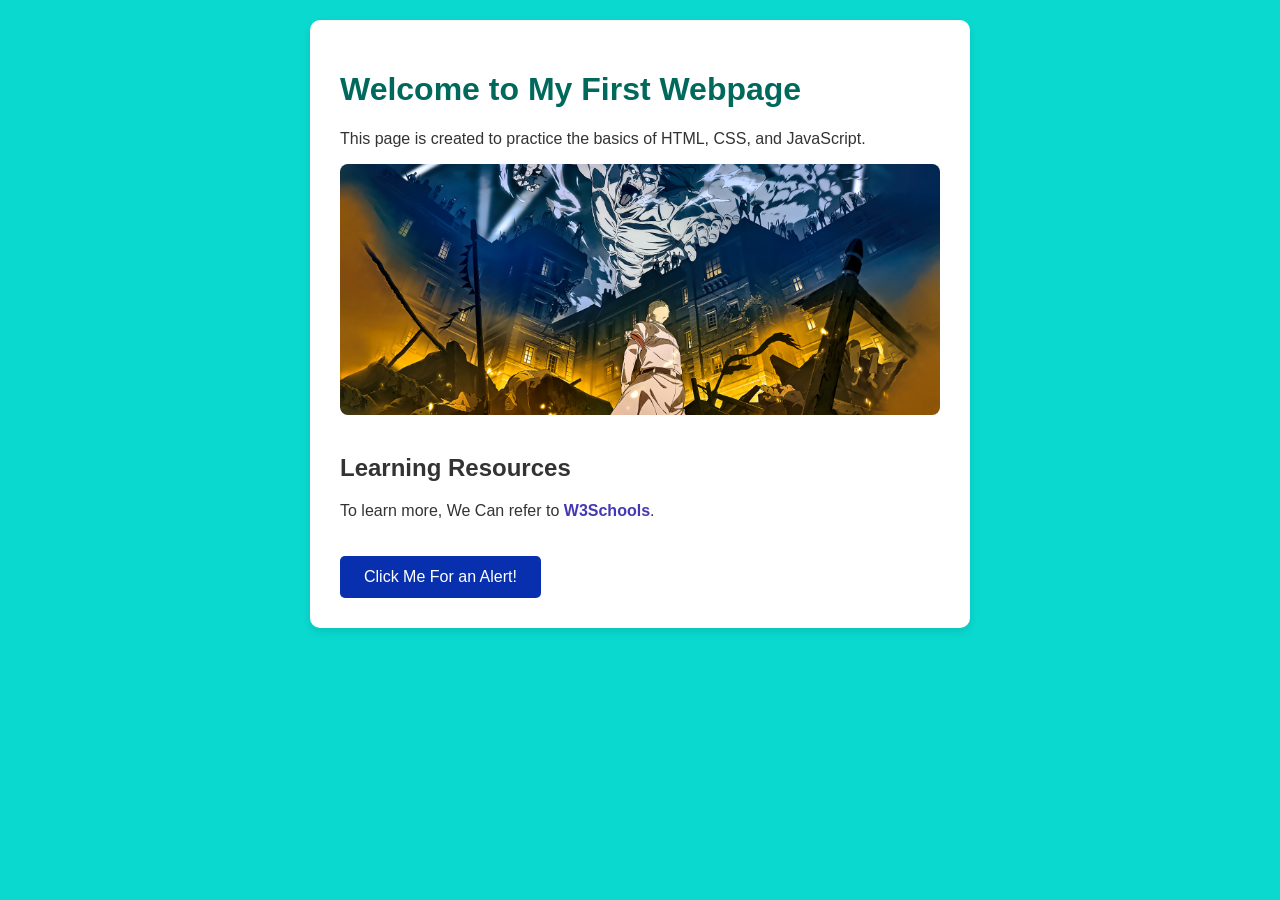
<file: Task1/index.html>
<!DOCTYPE html>
<html lang="en">
<head>
    <meta charset="UTF-8">
    <meta name="viewport" content="width=device-width, initial-scale=1.0">
    <title>My First Webpage</title>
    <link rel="stylesheet" href="style.css">
</head>
<body>

    <div class="container">
        <h1>Welcome to My First Webpage</h1>
        <p>This page is  created to practice the basics of HTML, CSS, and JavaScript.</p>

        <img src="/images/aot_1.jpg" alt="A beautiful placeholder landscape">

        <h2>Learning Resources</h2>
        <p>To learn more, We Can refer to <a href="https://www.w3schools.com/" target="_blank">W3Schools</a>.</p>

        <button id="myButton">Click Me For an Alert!</button>
    </div>

    <script src="script.js"></script>
</body>
</html>
</file>
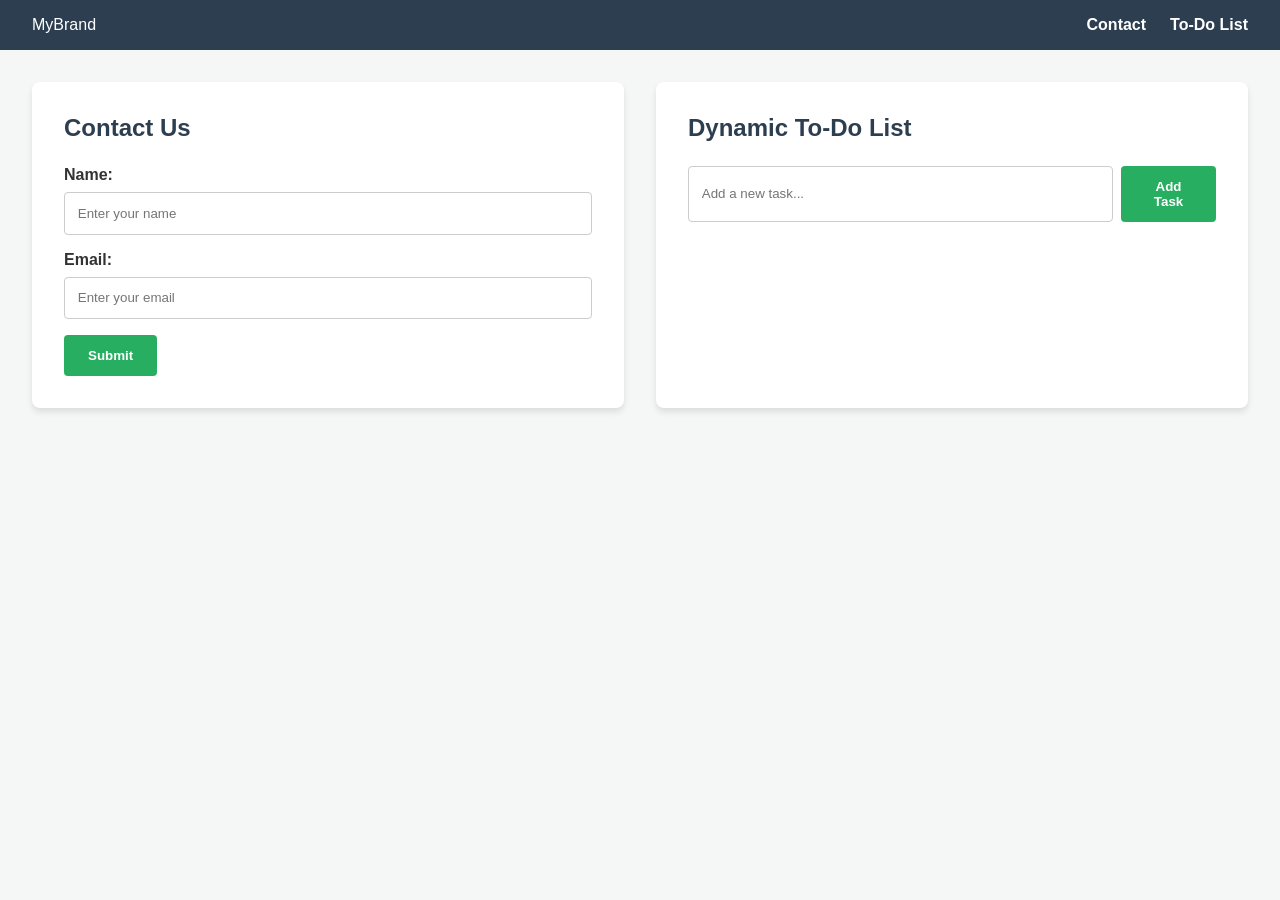
<file: Task2/index.html>
<!DOCTYPE html>
<html lang="en">
<head>
    <meta charset="UTF-8">
    <meta name="viewport" content="width=device-width, initial-scale=1.0">
    <title>Task 2: Intermediate Web Dev</title>
    <link rel="stylesheet" href="style.css">
</head>
<body>

    <nav class="navbar">
        <div class="logo">MyBrand</div>
        <ul class="nav-links">
            <li><a href="#contact">Contact</a></li>
            <li><a href="#todo">To-Do List</a></li>
        </ul>
    </nav>

    
    <main class="grid-container">
        
        <section id="contact" class="card">
            <h2>Contact Us</h2>
            <form id="contactForm">
                <div class="form-group">
                    <label for="name">Name:</label>
                    <input type="text" id="name" placeholder="Enter your name">
                    <span class="error" id="nameError"></span>
                </div>
                <div class="form-group">
                    <label for="email">Email:</label>
                    <input type="text" id="email" placeholder="Enter your email">
                    <span class="error" id="emailError"></span>
                </div>
                <button type="submit">Submit</button>
                <p id="successMessage" class="success hidden">Form submitted successfully!</p>
            </form>
        </section>

        <section id="todo" class="card">
            <h2>Dynamic To-Do List</h2>
            <div class="todo-input-area">
                <input type="text" id="taskInput" placeholder="Add a new task...">
                <button id="addTaskBtn">Add Task</button>
            </div>
            
            <ul id="taskList"></ul>
        </section>

    </main>

    <script src="script.js"></script>
</body>
</html>
</file>
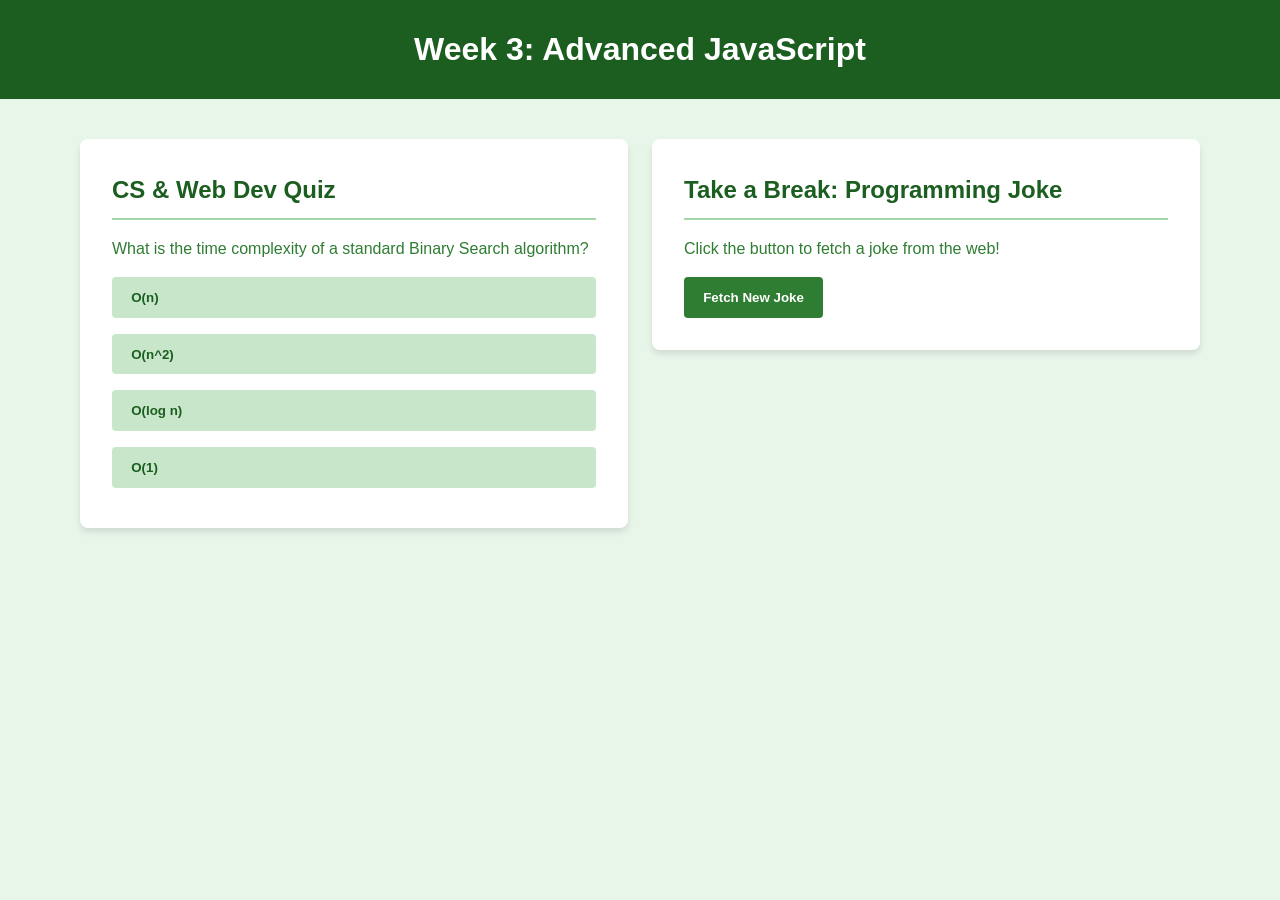
<file: Task3/index.html>
<!DOCTYPE html>
<html lang="en">
<head>
    <meta charset="UTF-8">
    <meta name="viewport" content="width=device-width, initial-scale=1.0">
    <title>Task 3: Advanced JS & Styling</title>
    <link rel="stylesheet" href="style.css">
</head>
<body>
    <header>
        <h1>Week 3: Advanced JavaScript</h1>
    </header>

    <main class="container">
        
        <section class="card" id="quiz-section">
            <h2>CS & Web Dev Quiz</h2>
            <div id="quiz-container">
                <p id="question-text">Loading question...</p>
                <div id="options-container">
                    </div>
            </div>
            <p id="quiz-result" class="hidden"></p>
            <button id="next-btn" class="hidden">Next Question</button>
        </section>

        <section class="card" id="api-section">
            <h2>Take a Break: Programming Joke</h2>
            <div id="joke-container">
                <p id="joke-setup">Click the button to fetch a joke from the web!</p>
                <p id="joke-punchline" class="hidden"></p>
            </div>
            <button id="fetch-joke-btn">Fetch New Joke</button>
        </section>

    </main>

    <script src="script.js"></script>
</body>
</html>
</file>
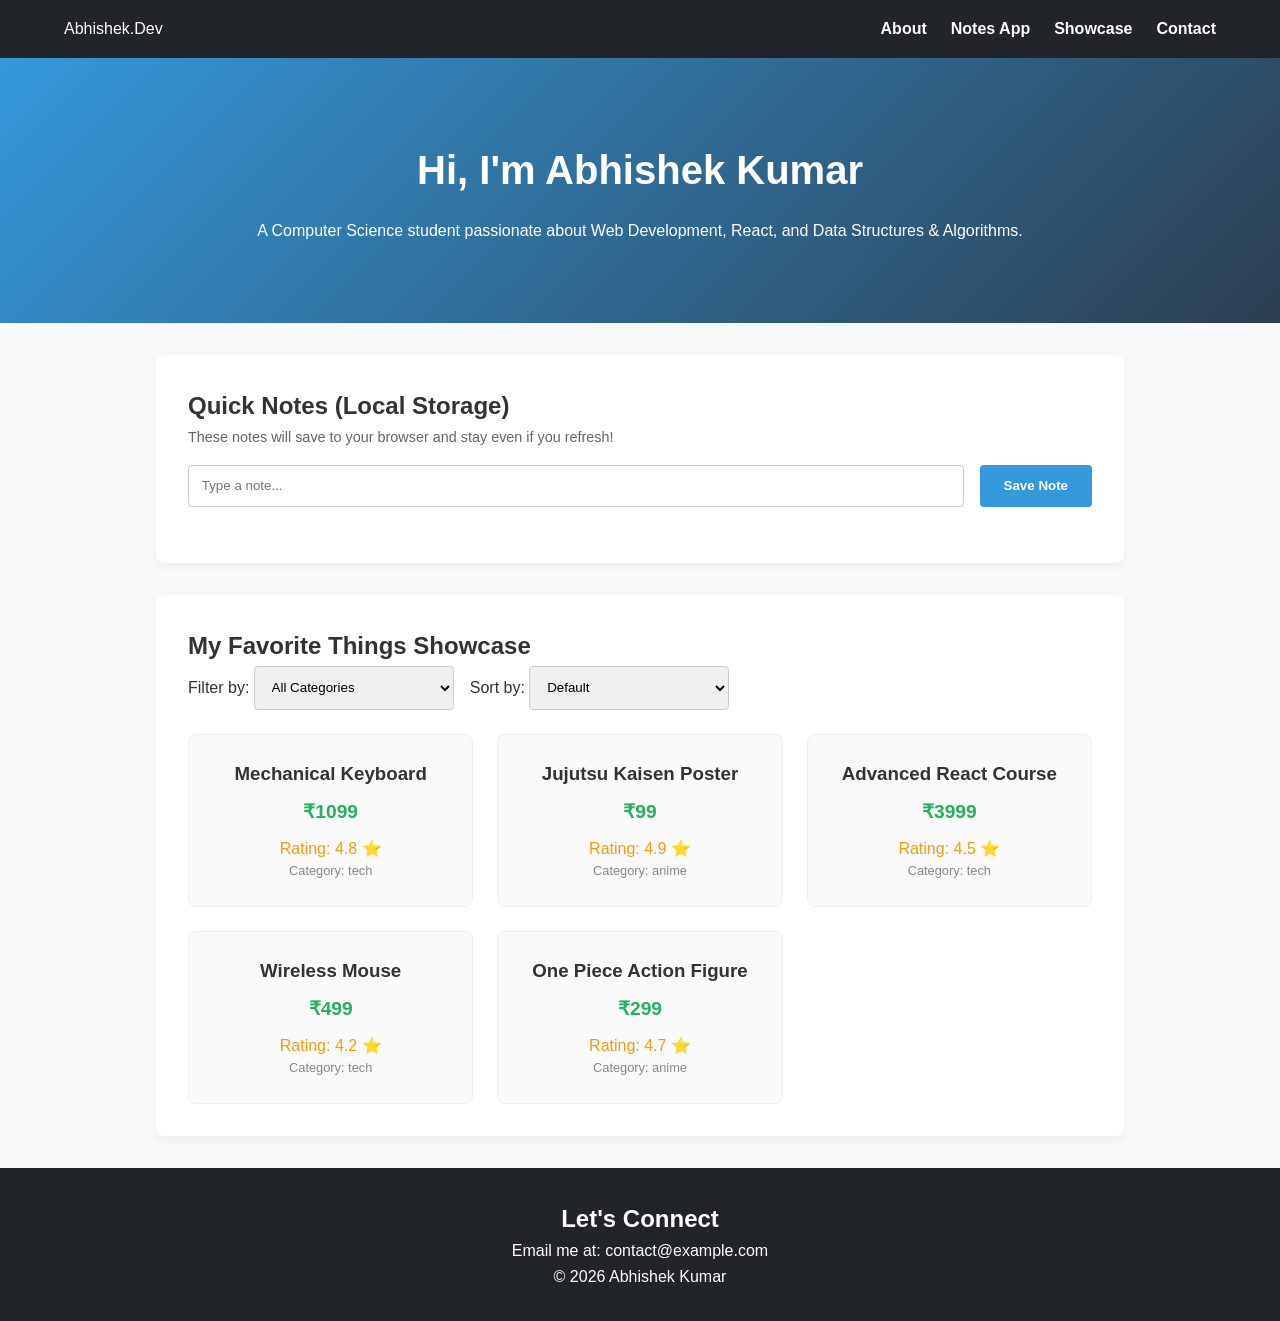
<file: Task4/index.html>
<!DOCTYPE html>
<html lang="en">
<head>
    <meta charset="UTF-8">
    <meta name="viewport" content="width=device-width, initial-scale=1.0">
    <title>Abhishek's Portfolio & Projects</title>
    <link rel="stylesheet" href="style.css">
</head>
<body>

    <nav class="navbar">
        <div class="logo">Abhishek.Dev</div>
        <ul class="nav-links">
            <li><a href="#about">About</a></li>
            <li><a href="#notes-section">Notes App</a></li>
            <li><a href="#store-section">Showcase</a></li>
            <li><a href="#contact">Contact</a></li>
        </ul>
    </nav>

    <header id="about" class="hero-section">
        <h1>Hi, I'm Abhishek Kumar</h1>
        <p>A Computer Science student passionate about Web Development, React, and Data Structures & Algorithms.</p>
    </header>

    <main class="container">
        
        <section id="notes-section" class="card">
            <h2>Quick Notes (Local Storage)</h2>
            <p class="subtitle">These notes will save to your browser and stay even if you refresh!</p>
            
            <div class="input-group">
                <input type="text" id="noteInput" placeholder="Type a note...">
                <button id="addNoteBtn">Save Note</button>
            </div>
            <ul id="notesList"></ul>
        </section>

        <section id="store-section" class="card">
            <h2>My Favorite Things Showcase</h2>
            
            <div class="controls">
                <div class="filter-group">
                    <label for="categoryFilter">Filter by:</label>
                    <select id="categoryFilter">
                        <option value="all">All Categories</option>
                        <option value="tech">Tech & Coding</option>
                        <option value="anime">Anime Merch</option>
                    </select>
                </div>
                
                <div class="sort-group">
                    <label for="sortOrder">Sort by:</label>
                    <select id="sortOrder">
                        <option value="default">Default</option>
                        <option value="price-low">Price: Low to High</option>
                        <option value="price-high">Price: High to Low</option>
                        <option value="rating">Top Rated</option>
                    </select>
                </div>
            </div>

            <div id="productGrid" class="grid-layout"></div>
        </section>

    </main>

    <footer id="contact">
        <h2>Let's Connect</h2>
        <p>Email me at: contact@example.com</p>
        <p>© 2026 Abhishek Kumar</p>
    </footer>

    <script src="script.js"></script>
</body>
</html>
</file>
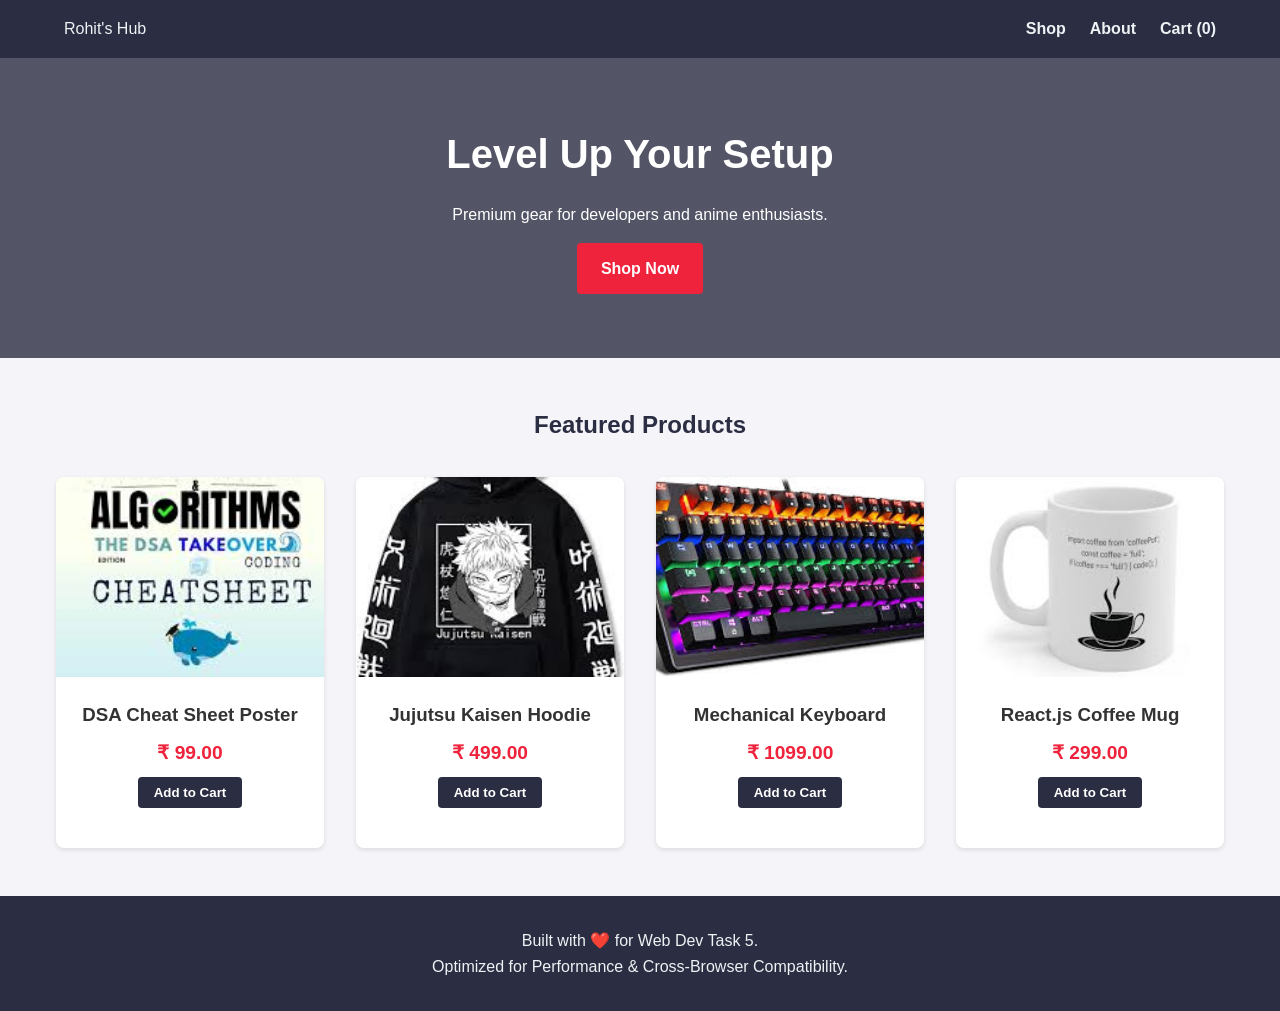
<file: Task5/index.html>
<!DOCTYPE html>
<html lang="en">
<head>
    <meta charset="UTF-8">
    <meta name="viewport" content="width=device-width, initial-scale=1.0">
    <title>Rohit's Tech & Anime Hub</title>
    <link rel="stylesheet" href="style.css">
</head>
<body>

    <header class="navbar">
        <div class="logo">Rohit's Hub</div>
        <nav>
            <ul class="nav-links">
                <li><a href="#shop">Shop</a></li>
                <li><a href="#about">About</a></li>
                <li><a href="#cart" id="cart-link">Cart (<span id="cart-count">0</span>)</a></li>
            </ul>
        </nav>
    </header>

    <section class="hero">
        <h1>Level Up Your Setup</h1>
        <p>Premium gear for developers and anime enthusiasts.</p>
        <a href="#shop" class="btn">Shop Now</a>
    </section>

    <main id="shop" class="container">
        <h2>Featured Products</h2>
        <div id="product-grid" class="grid-layout"></div>
    </main>

    <footer id="about">
        <p>Built with ❤️ for Web Dev Task 5.</p>
        <p>Optimized for Performance & Cross-Browser Compatibility.</p>
    </footer>

    <script src="script.js"></script>
</body>
</html>
</file>
<file: Task1/style.css>
/* Basic page setup: background color and font */
body {
    font-family: Arial, sans-serif;
    background-color: #0ad9cf; /* Light greenish-blue background */
    color: #333333; /* Dark gray text */
    margin: 0;
    padding: 20px;
}

/* Layout adjustment: Centers the content in a neat white box */
.container {
    max-width: 600px;
    margin: 0 auto; 
    background-color: white;
    padding: 30px;
    border-radius: 10px;
    box-shadow: 0 4px 8px rgba(0,0,0,0.1);
}

/* Heading color */
h1 {
    color: #00695c; /* Dark teal */
}

/* Image styling so it doesn't overflow the box */
img {
    max-width: 100%;
    border-radius: 8px;
    margin-bottom: 15px;
}

/* Link styling */
a {
    color: #1808a3cd;
    text-decoration: none;
    font-weight: bold;
}

a:hover {
    text-decoration: underline;
}

/* Button styling: colors, spacing, and hover effects */
button {
    background-color: #082fae;
    color: white;
    border: none;
    padding: 12px 24px;
    font-size: 16px;
    border-radius: 5px;
    cursor: pointer;
    margin-top: 20px;
}

button:hover {
    background-color: #00695c;
}
</file>
<file: Task2/style.css>
/* Basic Reset */
* {
    box-sizing: border-box;
    margin: 0;
    padding: 0;
}

body {
    font-family: Arial, sans-serif;
    background-color: #f4f7f6;
    color: #333;
}

/* --- STEP 3: FLEXBOX NAVIGATION --- */
.navbar {
    display: flex; /* Makes the navbar a flex container */
    justify-content: space-between; /* Pushes logo to left, links to right */
    align-items: center; /* Vertically centers the items */
    background-color: #2c3e50;
    color: white;
    padding: 1rem 2rem;
}

.nav-links {
    display: flex;
    list-style: none;
    gap: 1.5rem; /* Spaces out the links */
}

.nav-links a {
    color: white;
    text-decoration: none;
    font-weight: bold;
}

/* --- STEP 3: CSS GRID CONTENT AREA --- */
.grid-container {
    display: grid;
    gap: 2rem;
    padding: 2rem;
    grid-template-columns: 1fr; /* Defaults to 1 column for mobile screens */
}

/* Media Query: If screen is wider than 768px, switch to 2 columns */
@media (min-width: 768px) {
    .grid-container {
        grid-template-columns: 1fr 1fr; 
    }
}

/* General Styling for both sections to look like cards */
.card {
    background: white;
    padding: 2rem;
    border-radius: 8px;
    box-shadow: 0 4px 6px rgba(0,0,0,0.1);
}

h2 {
    margin-bottom: 1.5rem;
    color: #2c3e50;
}

/* --- STEP 1: FORM STYLING --- */
.form-group {
    margin-bottom: 1rem;
}

label {
    display: block;
    margin-bottom: 0.5rem;
    font-weight: bold;
}

input[type="text"] {
    width: 100%;
    padding: 0.8rem;
    border: 1px solid #ccc;
    border-radius: 4px;
}

button {
    background-color: #27ae60;
    color: white;
    border: none;
    padding: 0.8rem 1.5rem;
    cursor: pointer;
    border-radius: 4px;
    font-weight: bold;
}

button:hover {
    background-color: #2ecc71;
}

/* Validation Text Styling */
.error {
    color: #e74c3c;
    font-size: 0.85rem;
    display: block;
    margin-top: 0.3rem;
}

.success {
    color: #27ae60;
    margin-top: 1rem;
    font-weight: bold;
}

.hidden {
    display: none;
}

/* --- STEP 4: TO-DO LIST STYLING --- */
.todo-input-area {
    display: flex;
    gap: 0.5rem;
    margin-bottom: 1.5rem;
}

#taskList {
    list-style: none;
}

.task-item {
    display: flex;
    justify-content: space-between;
    align-items: center;
    background: #ecf0f1;
    padding: 0.8rem;
    margin-bottom: 0.5rem;
    border-radius: 4px;
}

.delete-btn {
    background-color: #e74c3c;
    padding: 0.4rem 0.8rem;
}

.delete-btn:hover {
    background-color: #c0392b;
}
</file>
<file: Task3/style.css>
/* --- MOBILE FIRST BASE STYLES --- */
* {
    box-sizing: border-box;
    margin: 0;
    padding: 0;
}

body {
    font-family: 'Segoe UI', Tahoma, Geneva, Verdana, sans-serif;
    background-color: #e8f5e9; /* Light green background */
    color: #2e7d32;
    line-height: 1.6;
}

header {
    background-color: #1b5e20; /* Dark green */
    color: white;
    text-align: center;
    padding: 1.5rem;
}

/* Stacks items vertically on phones */
.container {
    padding: 1.5rem;
    display: flex;
    flex-direction: column; 
    gap: 1.5rem;
}

.card {
    background: white;
    padding: 2rem;
    border-radius: 8px;
    box-shadow: 0 4px 6px rgba(0,0,0,0.1);
}

h2 {
    margin-bottom: 1rem;
    color: #1b5e20;
    border-bottom: 2px solid #a5d6a7;
    padding-bottom: 0.5rem;
}

button {
    background-color: #2e7d32;
    color: white;
    border: none;
    padding: 0.8rem 1.2rem;
    cursor: pointer;
    border-radius: 4px;
    font-weight: bold;
    margin-top: 1rem;
    width: 100%; /* Full width buttons on mobile */
    transition: background-color 0.3s;
}

button:hover {
    background-color: #1b5e20;
}

.hidden {
    display: none;
}

/* Specific styling for quiz answer buttons */
.option-btn {
    display: block;
    width: 100%;
    margin-bottom: 0.5rem;
    background-color: #c8e6c9;
    color: #1b5e20;
    text-align: left;
}

.option-btn:hover {
    background-color: #a5d6a7;
}

#joke-punchline {
    margin-top: 1rem;
    font-weight: bold;
    color: #d32f2f; /* Make punchline stand out */
}

/* --- STEP 1: MEDIA QUERIES FOR LARGER SCREENS --- */

/* Tablet View (Screens 600px and wider) */
@media (min-width: 600px) {
    .container {
        padding: 2.5rem;
    }
    button {
        width: auto; /* Buttons shrink to fit their text */
    }
}

/* Desktop View (Screens 900px and wider) */
@media (min-width: 900px) {
    .container {
        flex-direction: row; /* Changes from stacked vertical to side-by-side! */
        align-items: flex-start;
        max-width: 1200px;
        margin: 0 auto; /* Centers the whole container */
    }
    .card {
        flex: 1; /* Both cards take up equal 50% width */
    }
}
</file>
<file: Task4/style.css>
/* Base Styles */
* {
    margin: 0;
    padding: 0;
    box-sizing: border-box;
    font-family: 'Segoe UI', Tahoma, Geneva, Verdana, sans-serif;
}

body {
    background-color: #f8f9fa;
    color: #333;
    line-height: 1.6;
}

/* Navbar */
.navbar {
    display: flex;
    justify-content: space-between;
    align-items: center;
    background-color: #212529;
    color: white;
    padding: 1rem 5%;
    position: sticky;
    top: 0;
    z-index: 100;
}

.nav-links {
    display: flex;
    list-style: none;
    gap: 1.5rem;
}

.nav-links a {
    color: white;
    text-decoration: none;
    font-weight: bold;
    transition: color 0.3s;
}

.nav-links a:hover {
    color: #3498db;
}

/* Hero / About Section */
.hero-section {
    background: linear-gradient(135deg, #3498db, #2c3e50);
    color: white;
    text-align: center;
    padding: 5rem 2rem;
}

.hero-section h1 {
    font-size: 2.5rem;
    margin-bottom: 1rem;
}

/* Main Container */
.container {
    max-width: 1000px;
    margin: 2rem auto;
    padding: 0 1rem;
    display: flex;
    flex-direction: column;
    gap: 2rem;
}

.card {
    background: white;
    padding: 2rem;
    border-radius: 8px;
    box-shadow: 0 4px 8px rgba(0,0,0,0.05);
}

.subtitle {
    color: #666;
    margin-bottom: 1rem;
    font-size: 0.9rem;
}

/* Inputs and Buttons */
.input-group, .controls {
    display: flex;
    gap: 1rem;
    margin-bottom: 1.5rem;
    flex-wrap: wrap;
}

input[type="text"], select {
    padding: 0.8rem;
    border: 1px solid #ccc;
    border-radius: 4px;
    flex: 1;
    min-width: 200px;
}

button {
    background-color: #3498db;
    color: white;
    border: none;
    padding: 0.8rem 1.5rem;
    border-radius: 4px;
    cursor: pointer;
    font-weight: bold;
}

button:hover {
    background-color: #2980b9;
}

/* Notes List */
#notesList {
    list-style: none;
}

#notesList li {
    background: #f1f3f5;
    padding: 1rem;
    margin-bottom: 0.5rem;
    border-radius: 4px;
    display: flex;
    justify-content: space-between;
}

.delete-btn {
    background-color: #e74c3c;
    padding: 0.3rem 0.8rem;
}

/* Product Grid */
.grid-layout {
    display: grid;
    grid-template-columns: repeat(auto-fill, minmax(250px, 1fr));
    gap: 1.5rem;
}

.product-card {
    border: 1px solid #eee;
    padding: 1.5rem;
    border-radius: 8px;
    text-align: center;
    background: #fafafa;
}

.product-price {
    font-size: 1.2rem;
    color: #27ae60;
    font-weight: bold;
    margin: 0.5rem 0;
}

.product-rating {
    color: #f39c12;
}

/* Footer */
footer {
    background-color: #212529;
    color: white;
    text-align: center;
    padding: 2rem;
    margin-top: 2rem;
}

/* Mobile Adjustments */
@media (max-width: 600px) {
    .nav-links {
        display: none; /* Hide links on very small screens for simplicity */
    }
}
</file>
<file: Task5/style.css>
/* --- Base Styles & Reset --- */
* {
    margin: 0;
    padding: 0;
    box-sizing: border-box;
}

body {
    font-family: -apple-system, BlinkMacSystemFont, "Segoe UI", Roboto, Helvetica, Arial, sans-serif;
    background-color: #f4f4f9;
    color: #333;
    line-height: 1.6;
    /* Smooth scrolling for anchor links */
    scroll-behavior: smooth; 
}

/* --- Typography & Colors --- */
:root {
    --primary-color: #2b2d42;
    --accent-color: #ef233c;
    --text-light: #edf2f4;
}

/* --- Layout Components --- */
.navbar {
    display: flex;
    justify-content: space-between;
    align-items: center;
    background-color: var(--primary-color);
    color: var(--text-light);
    padding: 1rem 5%;
    position: sticky;
    top: 0;
    z-index: 1000;
}

.nav-links {
    display: flex;
    list-style: none;
    gap: 1.5rem;
}

.nav-links a {
    color: var(--text-light);
    text-decoration: none;
    font-weight: 600;
    transition: color 0.2s ease-in-out; /* Optimized transition */
}

.nav-links a:hover {
    color: var(--accent-color);
}

.hero {
    background: linear-gradient(rgba(43, 45, 66, 0.8), rgba(43, 45, 66, 0.8)), url('https://picsum.photos/1200/400') center/cover;
    color: white;
    text-align: center;
    padding: 4rem 1rem;
}

.hero h1 {
    font-size: 2.5rem;
    margin-bottom: 1rem;
}

.btn {
    display: inline-block;
    background-color: var(--accent-color);
    color: white;
    padding: 0.8rem 1.5rem;
    text-decoration: none;
    border-radius: 4px;
    font-weight: bold;
    margin-top: 1rem;
}

.container {
    max-width: 1200px;
    margin: 3rem auto;
    padding: 0 1rem;
}

h2 {
    text-align: center;
    margin-bottom: 2rem;
    color: var(--primary-color);
}

/* --- Mobile-First Grid System --- */
.grid-layout {
    display: grid;
    /* 1 column on mobile */
    grid-template-columns: 1fr; 
    gap: 2rem;
}

/* Tablet & Desktop View */
@media (min-width: 768px) {
    .grid-layout {
        /* Automatically fits as many 250px columns as possible */
        grid-template-columns: repeat(auto-fit, minmax(250px, 1fr));
    }
}

/* --- Product Cards --- */
.product-card {
    background: white;
    border-radius: 8px;
    overflow: hidden;
    box-shadow: 0 2px 5px rgba(0,0,0,0.1);
    text-align: center;
    padding-bottom: 1.5rem;
    transition: transform 0.2s;
    /* Cross-browser webkit support for older safari */
    -webkit-transition: transform 0.2s; 
}

.product-card:hover {
    transform: translateY(-5px);
}

.product-image {
    width: 100%;
    height: 200px;
    object-fit: cover;
    background-color: #eee; /* Placeholder color while loading */
}

.product-info {
    padding: 1rem;
}

.price {
    color: var(--accent-color);
    font-weight: bold;
    font-size: 1.2rem;
    margin: 0.5rem 0;
}

.add-to-cart-btn {
    background-color: var(--primary-color);
    color: white;
    border: none;
    padding: 0.5rem 1rem;
    border-radius: 4px;
    cursor: pointer;
    font-weight: bold;
}

.add-to-cart-btn:hover {
    background-color: #1a1c29;
}

footer {
    background-color: var(--primary-color);
    color: var(--text-light);
    text-align: center;
    padding: 2rem;
    margin-top: 3rem;
}
</file>
